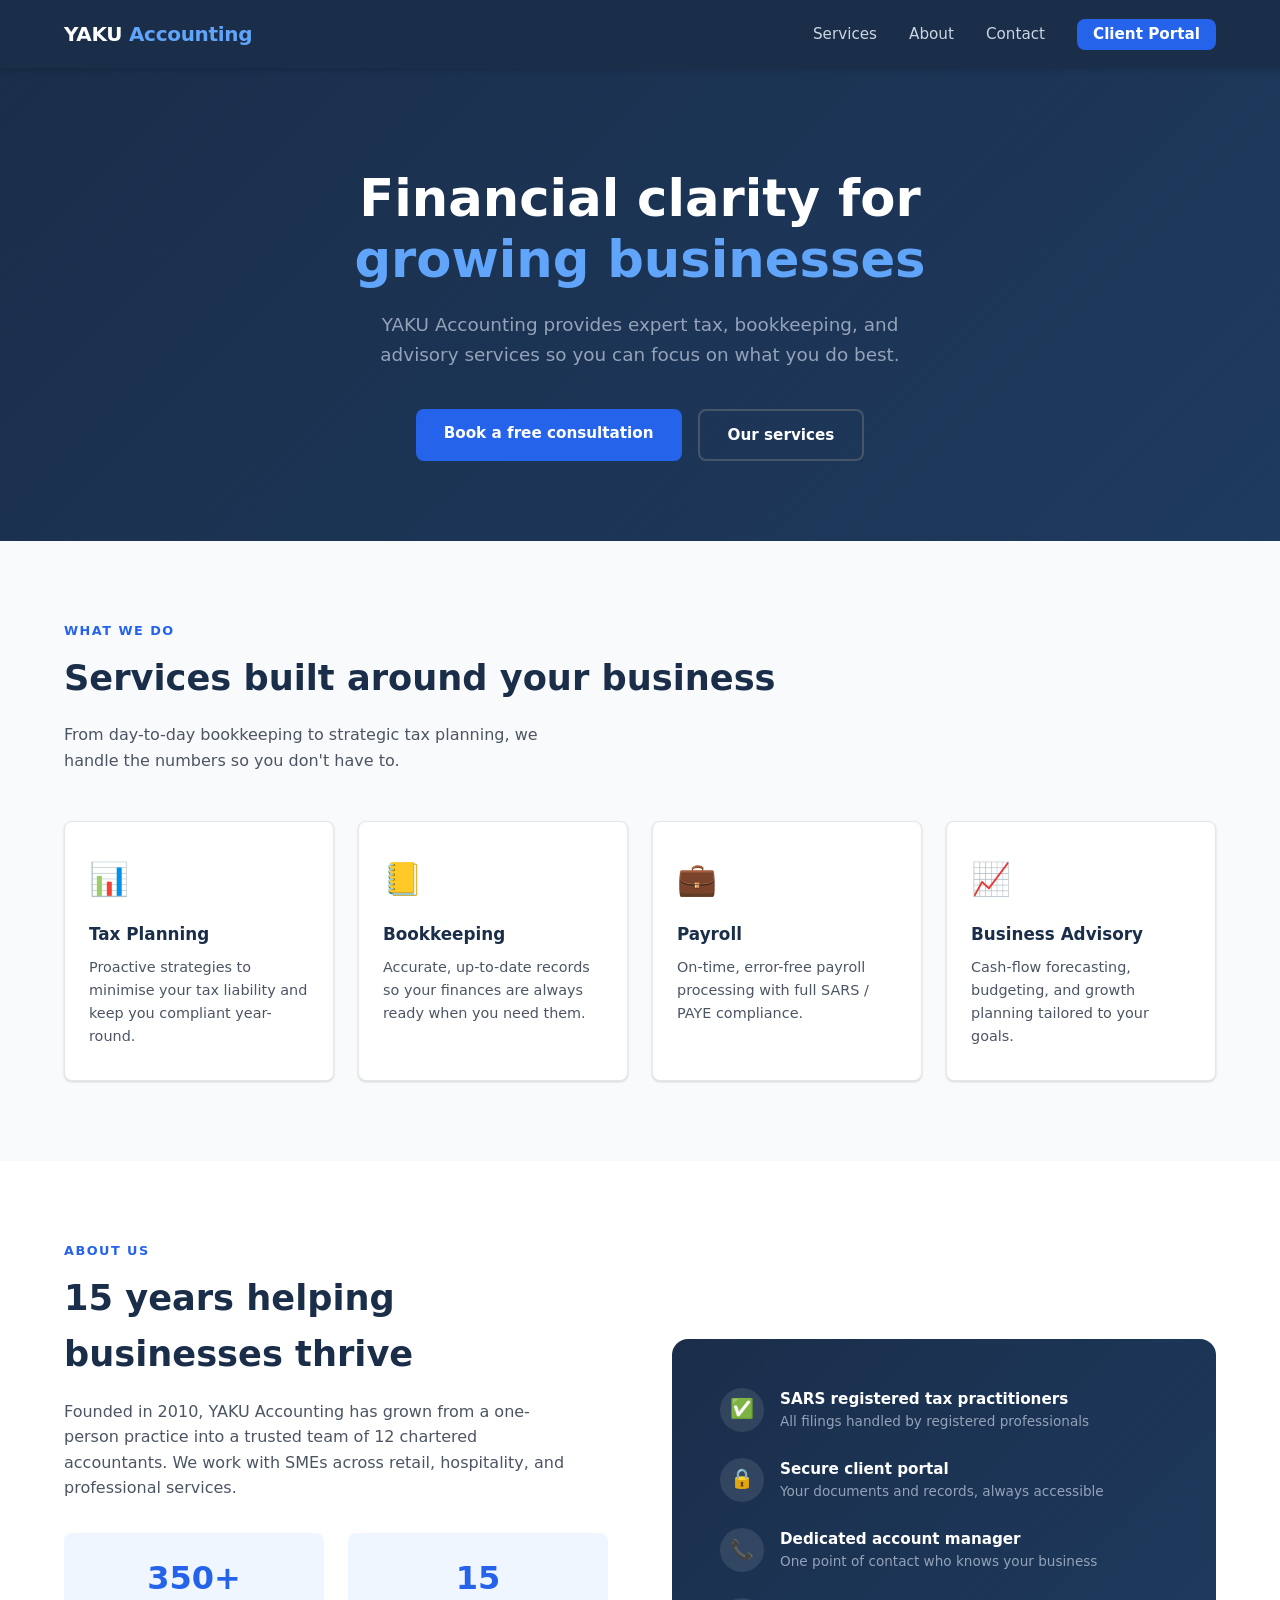
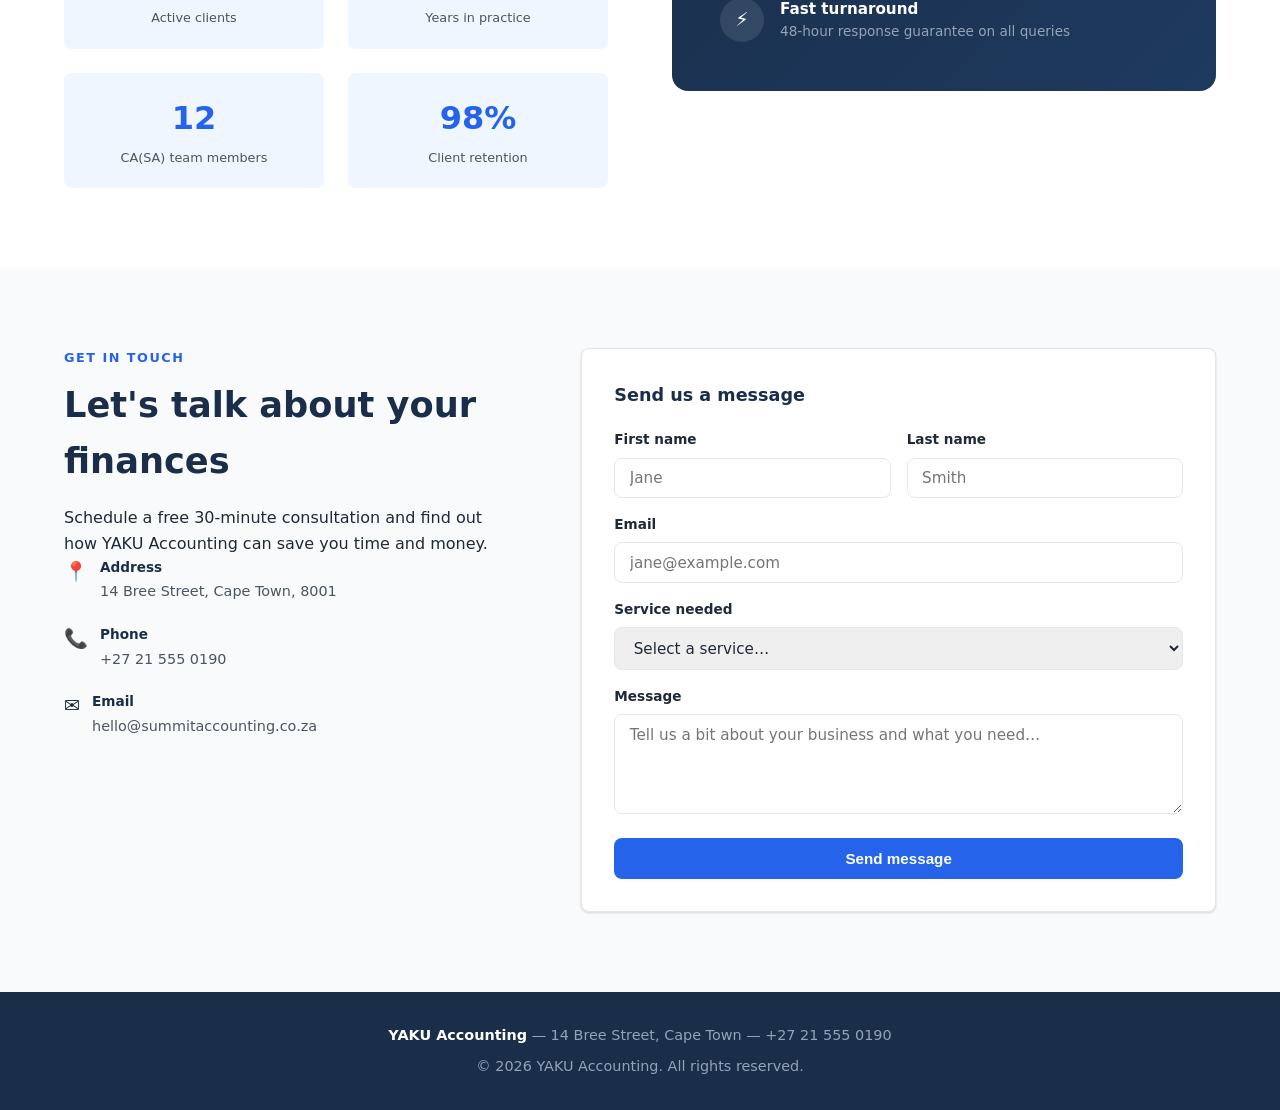
<file: index.html>
<!DOCTYPE html>
<html lang="en">
<head>
  <meta charset="UTF-8" />
  <meta name="viewport" content="width=device-width, initial-scale=1.0" />
  <title>YAKU Accounting — Financial Clarity for Growing Businesses</title>
  <link rel="stylesheet" href="style.css" />
</head>
<body>

  <!-- NAV -->
  <nav>
    <div class="nav-logo">YAKU <span>Accounting</span></div>
    <ul class="nav-links">
      <li><a href="#services">Services</a></li>
      <li><a href="#about">About</a></li>
      <li><a href="#contact">Contact</a></li>
      <li><a href="login.html" class="btn-portal">Client Portal</a></li>
    </ul>
  </nav>

  <!-- HERO -->
  <section class="hero">
    <h1>Financial clarity for<br /><span>growing businesses</span></h1>
    <p>YAKU Accounting provides expert tax, bookkeeping, and advisory services so you can focus on what you do best.</p>
    <div class="hero-btns">
      <a href="#contact" class="btn btn-primary">Book a free consultation</a>
      <a href="#services" class="btn btn-outline">Our services</a>
    </div>
  </section>

  <!-- SERVICES -->
  <section class="services" id="services">
    <div class="section-label">What we do</div>
    <h2 class="section-title">Services built around your business</h2>
    <p class="section-sub">From day-to-day bookkeeping to strategic tax planning, we handle the numbers so you don't have to.</p>
    <div class="services-grid">
      <div class="service-card">
        <div class="service-icon">📊</div>
        <h3>Tax Planning</h3>
        <p>Proactive strategies to minimise your tax liability and keep you compliant year-round.</p>
      </div>
      <div class="service-card">
        <div class="service-icon">📒</div>
        <h3>Bookkeeping</h3>
        <p>Accurate, up-to-date records so your finances are always ready when you need them.</p>
      </div>
      <div class="service-card">
        <div class="service-icon">💼</div>
        <h3>Payroll</h3>
        <p>On-time, error-free payroll processing with full SARS / PAYE compliance.</p>
      </div>
      <div class="service-card">
        <div class="service-icon">📈</div>
        <h3>Business Advisory</h3>
        <p>Cash-flow forecasting, budgeting, and growth planning tailored to your goals.</p>
      </div>
    </div>
  </section>

  <!-- ABOUT -->
  <section class="about" id="about">
    <div class="about-inner">
      <div>
        <div class="section-label">About us</div>
        <h2 class="section-title">15 years helping businesses thrive</h2>
        <p class="section-sub">Founded in 2010, YAKU Accounting has grown from a one-person practice into a trusted team of 12 chartered accountants. We work with SMEs across retail, hospitality, and professional services.</p>
        <div class="about-stats">
          <div class="stat"><div class="stat-number">350+</div><div class="stat-label">Active clients</div></div>
          <div class="stat"><div class="stat-number">15</div><div class="stat-label">Years in practice</div></div>
          <div class="stat"><div class="stat-number">12</div><div class="stat-label">CA(SA) team members</div></div>
          <div class="stat"><div class="stat-number">98%</div><div class="stat-label">Client retention</div></div>
        </div>
      </div>
      <div class="about-visual">
        <div class="about-visual-item">
          <div class="about-visual-icon">✅</div>
          <div class="about-visual-text">
            <h4>SARS registered tax practitioners</h4>
            <p>All filings handled by registered professionals</p>
          </div>
        </div>
        <div class="about-visual-item">
          <div class="about-visual-icon">🔒</div>
          <div class="about-visual-text">
            <h4>Secure client portal</h4>
            <p>Your documents and records, always accessible</p>
          </div>
        </div>
        <div class="about-visual-item">
          <div class="about-visual-icon">📞</div>
          <div class="about-visual-text">
            <h4>Dedicated account manager</h4>
            <p>One point of contact who knows your business</p>
          </div>
        </div>
        <div class="about-visual-item">
          <div class="about-visual-icon">⚡</div>
          <div class="about-visual-text">
            <h4>Fast turnaround</h4>
            <p>48-hour response guarantee on all queries</p>
          </div>
        </div>
      </div>
    </div>
  </section>

  <!-- CONTACT -->
  <section class="contact" id="contact">
    <div class="contact-inner">
      <div>
        <div class="section-label">Get in touch</div>
        <h2 class="section-title">Let's talk about your finances</h2>
        <p class="contact-info">Schedule a free 30-minute consultation and find out how YAKU Accounting can save you time and money.</p>
        <div class="contact-detail">
          <div class="contact-detail-icon">📍</div>
          <div class="contact-detail-text">
            <strong>Address</strong>
            <span>14 Bree Street, Cape Town, 8001</span>
          </div>
        </div>
        <div class="contact-detail">
          <div class="contact-detail-icon">📞</div>
          <div class="contact-detail-text">
            <strong>Phone</strong>
            <span>+27 21 555 0190</span>
          </div>
        </div>
        <div class="contact-detail">
          <div class="contact-detail-icon">✉️</div>
          <div class="contact-detail-text">
            <strong>Email</strong>
            <span>hello@summitaccounting.co.za</span>
          </div>
        </div>
      </div>
      <div class="contact-form">
        <h3 style="margin-bottom:1.25rem;color:var(--navy);font-size:1.1rem;">Send us a message</h3>
        <div class="form-row">
          <div class="form-group">
            <label>First name</label>
            <input type="text" placeholder="Jane" />
          </div>
          <div class="form-group">
            <label>Last name</label>
            <input type="text" placeholder="Smith" />
          </div>
        </div>
        <div class="form-group">
          <label>Email</label>
          <input type="email" placeholder="jane@example.com" />
        </div>
        <div class="form-group">
          <label>Service needed</label>
          <select>
            <option value="">Select a service…</option>
            <option>Tax Planning</option>
            <option>Bookkeeping</option>
            <option>Payroll</option>
            <option>Business Advisory</option>
            <option>Other</option>
          </select>
        </div>
        <div class="form-group">
          <label>Message</label>
          <textarea placeholder="Tell us a bit about your business and what you need…"></textarea>
        </div>
        <button class="btn btn-primary" onclick="alert('Thanks! We\'ll be in touch within 48 hours.')">Send message</button>
      </div>
    </div>
  </section>

  <!-- FOOTER -->
  <footer>
    <p><strong>YAKU Accounting</strong> &mdash; 14 Bree Street, Cape Town &mdash; +27 21 555 0190</p>
    <p style="margin-top:.5rem">© 2026 YAKU Accounting. All rights reserved.</p>
  </footer>

  <script>
    const nav = document.querySelector('nav');
    window.addEventListener('scroll', () => {
      nav.classList.toggle('scrolled', window.scrollY > 20);
    }, { passive: true });
  </script>

</body>
</html>
</file>
<file: style.css>
*, *::before, *::after { box-sizing: border-box; margin: 0; padding: 0; }

:root {
  --navy: #1a2e4a;
  --blue: #2563eb;
  --blue-light: #eff6ff;
  --green: #059669;
  --gray-50: #f9fafb;
  --gray-100: #f3f4f6;
  --gray-200: #e5e7eb;
  --gray-400: #9ca3af;
  --gray-600: #4b5563;
  --gray-800: #1f2937;
  --white: #ffffff;
  --radius: 8px;
  --shadow: 0 1px 3px rgba(0,0,0,.1), 0 1px 2px rgba(0,0,0,.06);
  --shadow-md: 0 4px 6px rgba(0,0,0,.07), 0 2px 4px rgba(0,0,0,.06);
}

body { font-family: 'Segoe UI', system-ui, sans-serif; color: var(--gray-800); line-height: 1.6; }
a { color: inherit; text-decoration: none; }
img { display: block; max-width: 100%; }

/* ── NAV ── */
nav {
  position: sticky; top: 0; z-index: 100;
  background: var(--navy);
  display: flex; align-items: center; justify-content: space-between;
  padding: 0 5%; height: 68px;
  box-shadow: var(--shadow-md);
  transition: background .35s ease, box-shadow .35s ease;
}
nav.scrolled {
  background: rgba(26, 46, 74, 0.72);
  backdrop-filter: blur(14px);
  -webkit-backdrop-filter: blur(14px);
  box-shadow: 0 2px 24px rgba(0,0,0,.28);
}
.nav-logo { color: var(--white); font-size: 1.25rem; font-weight: 700; letter-spacing: -.3px; }
.nav-logo span { color: #60a5fa; }
.nav-links { display: flex; gap: 2rem; list-style: none; }
.nav-links a { color: #cbd5e1; font-size: .95rem; transition: color .2s; }
.nav-links a:hover { color: var(--white); }
.nav-links a.btn-portal {
  background: var(--blue); color: var(--white);
  padding: .4rem 1rem; border-radius: var(--radius);
  font-weight: 600; transition: background .2s;
}
.nav-links a.btn-portal:hover { background: #1d4ed8; }

/* ── HERO ── */
.hero {
  background: linear-gradient(135deg, var(--navy) 0%, #1e3a5f 100%);
  color: var(--white); text-align: center;
  padding: 100px 5% 80px;
}
.hero h1 { font-size: clamp(2rem, 4vw, 3.2rem); font-weight: 800; line-height: 1.2; margin-bottom: 1.2rem; }
.hero h1 span { color: #60a5fa; }
.hero p { font-size: 1.15rem; color: #94a3b8; max-width: 560px; margin: 0 auto 2.5rem; }
.hero-btns { display: flex; gap: 1rem; justify-content: center; flex-wrap: wrap; }
.btn { display: inline-block; padding: .75rem 1.75rem; border-radius: var(--radius); font-weight: 600; font-size: .95rem; cursor: pointer; transition: .2s; border: none; }
.btn-primary { background: var(--blue); color: var(--white); }
.btn-primary:hover { background: #1d4ed8; }
.btn-outline { background: transparent; color: var(--white); border: 2px solid #475569; }
.btn-outline:hover { border-color: var(--white); }

/* ── SECTIONS ── */
section { padding: 80px 5%; }
.section-label { color: var(--blue); font-size: .8rem; font-weight: 700; letter-spacing: 1.5px; text-transform: uppercase; margin-bottom: .5rem; }
.section-title { font-size: clamp(1.6rem, 3vw, 2.2rem); font-weight: 800; color: var(--navy); margin-bottom: 1rem; }
.section-sub { color: var(--gray-600); max-width: 520px; }

/* ── SERVICES ── */
.services { background: var(--gray-50); }
.services-grid { display: grid; grid-template-columns: repeat(auto-fit, minmax(220px, 1fr)); gap: 1.5rem; margin-top: 3rem; }
.service-card {
  background: var(--white); border-radius: var(--radius); padding: 2rem 1.5rem;
  box-shadow: var(--shadow); border: 1px solid var(--gray-200); transition: box-shadow .2s;
}
.service-card:hover { box-shadow: var(--shadow-md); }
.service-icon { font-size: 2rem; margin-bottom: 1rem; }
.service-card h3 { font-size: 1.05rem; font-weight: 700; color: var(--navy); margin-bottom: .5rem; }
.service-card p { font-size: .9rem; color: var(--gray-600); }

/* ── ABOUT ── */
.about { background: var(--white); }
.about-inner { display: grid; grid-template-columns: 1fr 1fr; gap: 4rem; align-items: center; }
.about-stats { display: grid; grid-template-columns: 1fr 1fr; gap: 1.5rem; margin-top: 2rem; }
.stat { background: var(--blue-light); border-radius: var(--radius); padding: 1.25rem; text-align: center; }
.stat-number { font-size: 2rem; font-weight: 800; color: var(--blue); }
.stat-label { font-size: .8rem; color: var(--gray-600); margin-top: .25rem; }
.about-visual { background: linear-gradient(135deg, var(--navy), #1e3a5f); border-radius: 16px; padding: 3rem; color: var(--white); display: flex; flex-direction: column; gap: 1.5rem; }
.about-visual-item { display: flex; align-items: center; gap: 1rem; }
.about-visual-icon { width: 44px; height: 44px; background: rgba(255,255,255,.1); border-radius: 50%; display: grid; place-items: center; font-size: 1.2rem; flex-shrink: 0; }
.about-visual-text h4 { font-size: .95rem; font-weight: 600; }
.about-visual-text p { font-size: .85rem; color: #94a3b8; }

/* ── CONTACT ── */
.contact { background: var(--gray-50); }
.contact-inner { display: grid; grid-template-columns: 1fr 1.4fr; gap: 4rem; align-items: start; }
.contact-info p { color: var(--gray-600); margin-bottom: 2rem; }
.contact-detail { display: flex; gap: .75rem; align-items: flex-start; margin-bottom: 1.25rem; }
.contact-detail-icon { font-size: 1.2rem; }
.contact-detail-text strong { display: block; font-size: .85rem; color: var(--navy); }
.contact-detail-text span { font-size: .9rem; color: var(--gray-600); }
.contact-form { background: var(--white); border-radius: var(--radius); padding: 2rem; box-shadow: var(--shadow); border: 1px solid var(--gray-200); }
.form-row { display: grid; grid-template-columns: 1fr 1fr; gap: 1rem; }
.form-group { display: flex; flex-direction: column; gap: .4rem; margin-bottom: 1rem; }
.form-group label { font-size: .85rem; font-weight: 600; color: var(--gray-800); }
.form-group input, .form-group textarea, .form-group select {
  padding: .65rem .9rem; border: 1px solid var(--gray-200); border-radius: var(--radius);
  font-size: .95rem; font-family: inherit; color: var(--gray-800);
  transition: border-color .2s; outline: none;
}
.form-group input:focus, .form-group textarea:focus, .form-group select:focus { border-color: var(--blue); box-shadow: 0 0 0 3px rgba(37,99,235,.1); }
.form-group textarea { resize: vertical; min-height: 100px; }
.contact-form .btn { width: 100%; justify-content: center; margin-top: .5rem; }

/* ── FOOTER ── */
footer { background: var(--navy); color: #94a3b8; text-align: center; padding: 2rem 5%; font-size: .9rem; }
footer strong { color: var(--white); }

/* ── RESPONSIVE ── */
@media (max-width: 768px) {
  .about-inner, .contact-inner { grid-template-columns: 1fr; }
  .form-row { grid-template-columns: 1fr; }
  .nav-links { display: none; }
}
</file>
